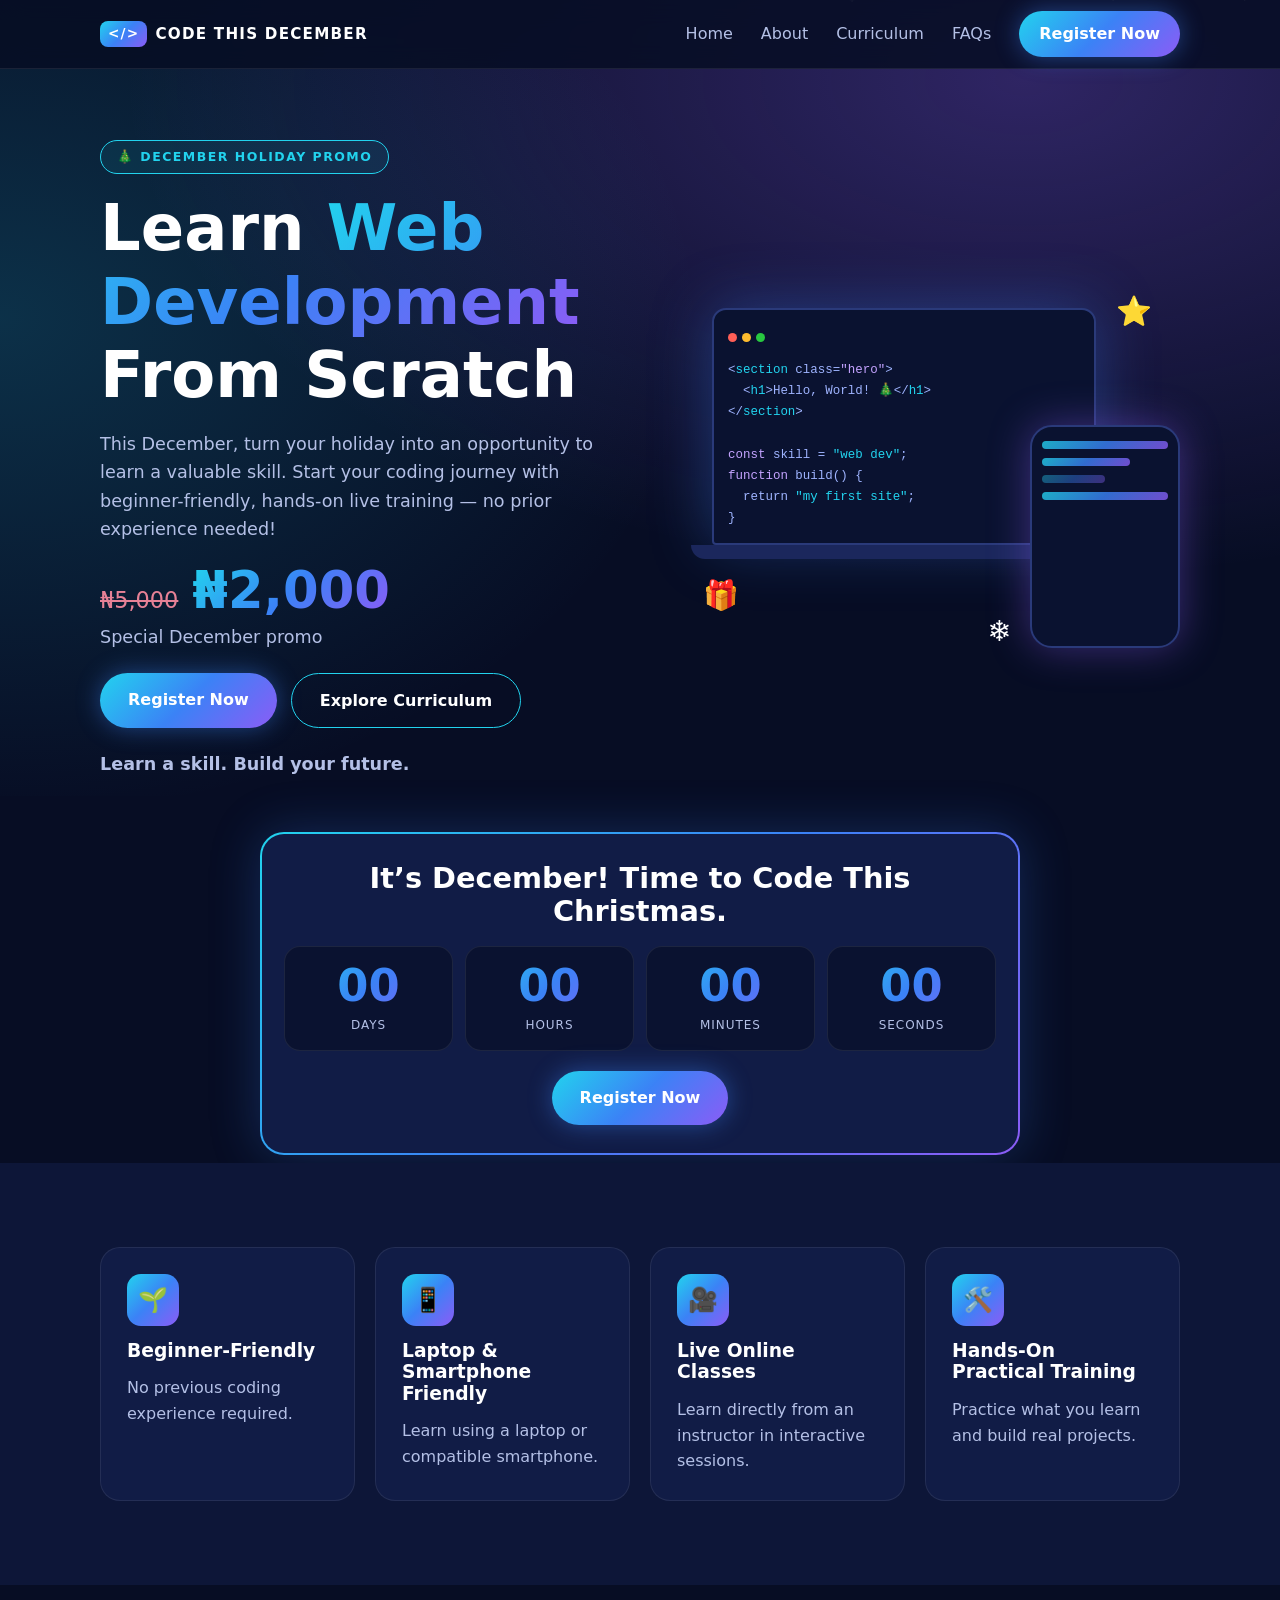
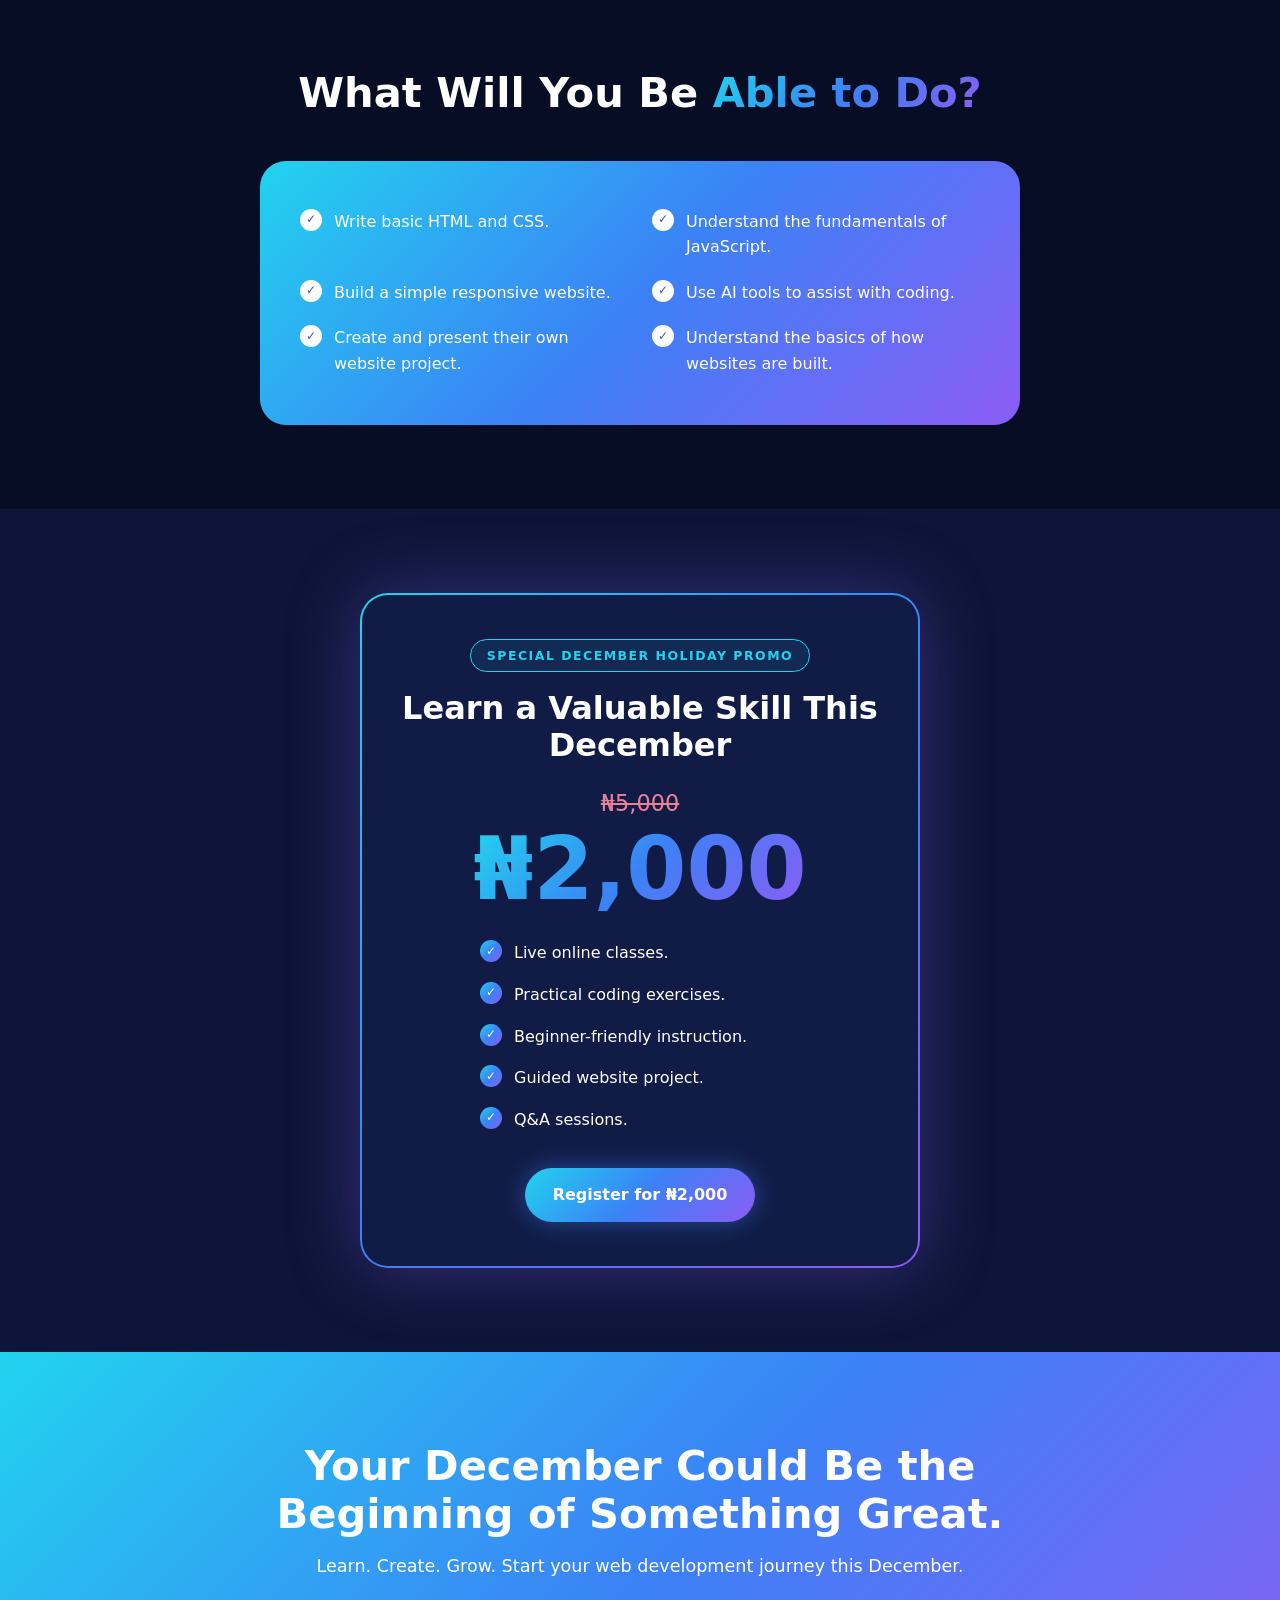
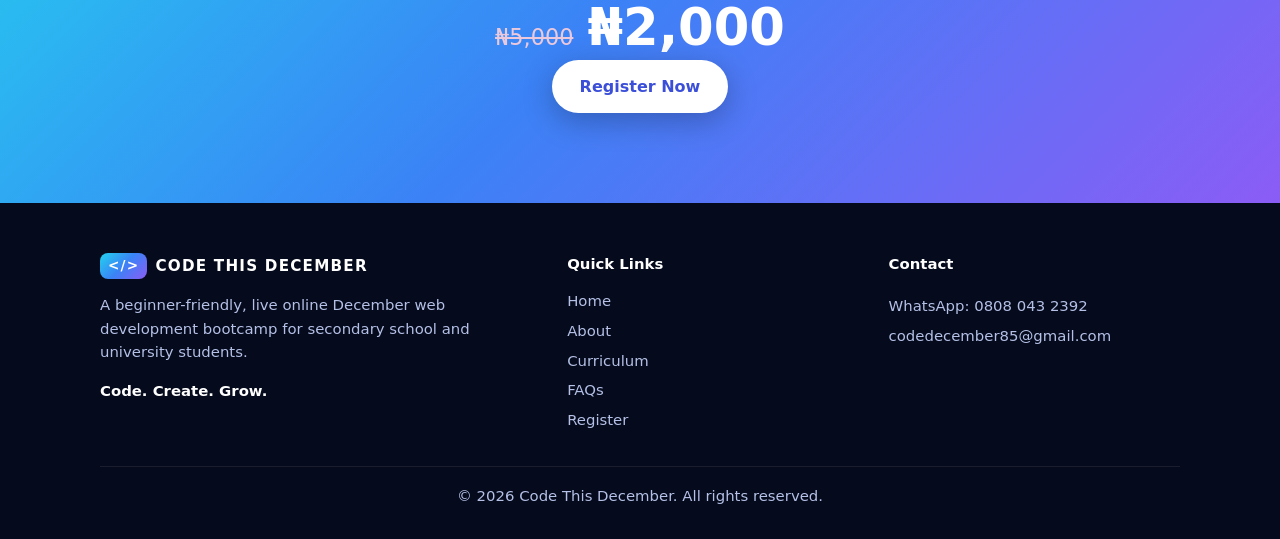
<file: index.html>
<!DOCTYPE html>
<html lang="en">
<head>
<meta charset="utf-8">
<meta name="viewport" content="width=device-width, initial-scale=1, viewport-fit=cover">
<title>Code This December — December Web Development Bootcamp</title>
<link rel="stylesheet" href="style.css">
</head>
<body>
<div class="snow" id="snow" aria-hidden="true"></div>
<nav><div class="wrap nav">
<a class="brand" href="index.html" aria-current="page"><i>&lt;/&gt;</i> CODE THIS DECEMBER</a>
<button class="burger" id="burger" aria-label="Toggle menu" aria-expanded="false">☰</button>
<div class="links" id="links"><a href="index.html">Home</a><a href="about.html">About</a><a href="curriculum.html">Curriculum</a><a href="faqs.html">FAQs</a><a class="btn" href="register.html">Register Now</a></div>
</div></nav>
<header class="hero" id="home"><div class="wrap hgrid">
<div>
<span class="badge">🎄 DECEMBER HOLIDAY PROMO</span>
<h1>Learn <span class="gt">Web Development</span> From Scratch</h1>
<p>This December, turn your holiday into an opportunity to learn a valuable skill. Start your coding journey with beginner-friendly, hands-on live training — no prior experience needed!</p>
<div class="price"><s>₦5,000</s><b class="gt">₦2,000</b></div>
<p class="cap">Special December promo</p>
<div class="ctas"><a class="btn" href="register.html">Register Now</a><a class="btn ghost" href="curriculum.html">Explore Curriculum</a></div>
<p class="tag">Learn a skill. Build your future.</p>
</div>
<div class="vis" aria-hidden="true">
<div class="laptop"><div class="dots"><span></span><span></span><span></span></div>
<code>&lt;<em>section</em> class=<strong>"hero"</strong>&gt;
  &lt;<em>h1</em>&gt;Hello, World! 🎄&lt;/<em>h1</em>&gt;
&lt;/<em>section</em>&gt;

<strong>const</strong> skill = <em>"web dev"</em>;
<strong>function</strong> build() {
  return <em>"my first site"</em>;
}</code></div>
<div class="phone"><div></div><div></div><div></div><div></div></div>
<span class="orn" style="right:6%;top:0">⭐</span><span class="orn" style="left:-2%;bottom:30px;animation-delay:1s">🎁</span><span class="orn" style="right:36%;bottom:-6px;animation-delay:2s">❄️</span>
</div>
</div></header>
<section class="cd" id="cd"><div class="wrap"><div class="cd-box rv">
<h2 id="cd-title" style="font-size:clamp(1.3rem,4vw,1.8rem);margin:0">Countdown to <span class="gt">December 1st</span></h2>
<div class="cd-grid" role="timer" aria-label="Time remaining until December 1st">
<div><b id="cd-d">00</b><small>Days</small></div><div><b id="cd-h">00</b><small>Hours</small></div><div><b id="cd-m">00</b><small>Minutes</small></div><div><b id="cd-s">00</b><small>Seconds</small></div>
</div>
<a class="btn" href="register.html" style="margin-top:20px">Register Now</a>
</div></div></section>
<section class="alt"><div class="wrap"><div class="grid4">
<div class="card rv"><div class="ic">🌱</div><h3>Beginner-Friendly</h3><p>No previous coding experience required.</p></div>
<div class="card rv"><div class="ic">📱</div><h3>Laptop &amp; Smartphone Friendly</h3><p>Learn using a laptop or compatible smartphone.</p></div>
<div class="card rv"><div class="ic">🎥</div><h3>Live Online Classes</h3><p>Learn directly from an instructor in interactive sessions.</p></div>
<div class="card rv"><div class="ic">🛠️</div><h3>Hands-On Practical Training</h3><p>Practice what you learn and build real projects.</p></div>
</div></div></section>
<section><div class="wrap"><h2>What Will You Be <span class="gt">Able to Do?</span></h2><p class="sub"></p>
<div class="ach rv"><ul class="chk"><li>Write basic HTML and CSS.</li><li>Understand the fundamentals of JavaScript.</li><li>Build a simple responsive website.</li><li>Use AI tools to assist with coding.</li><li>Create and present their own website project.</li><li>Understand the basics of how websites are built.</li></ul></div>
</div></section>
<section class="alt"><div class="wrap"><div class="pcard rv">
<span class="badge">SPECIAL DECEMBER HOLIDAY PROMO</span>
<h2 style="font-size:clamp(1.5rem,4vw,2rem)">Learn a Valuable Skill This December</h2>
<div class="price"><s>₦5,000</s></div>
<div class="price" style="margin-top:0"><b class="gt">₦2,000</b></div>
<ul class="chk"><li>Live online classes.</li><li>Practical coding exercises.</li><li>Beginner-friendly instruction.</li><li>Guided website project.</li><li>Q&amp;A sessions.</li></ul>
<a class="btn" href="register.html">Register for ₦2,000</a>
</div></div></section>
<section class="final"><div class="wrap">
<h2>Your December Could Be the Beginning of Something Great.</h2>
<p>Learn. Create. Grow. Start your web development journey this December.</p>
<div class="price"><s>₦5,000</s><b>₦2,000</b></div>
<a class="btn" href="register.html">Register Now</a>
</div></section>
<footer><div class="wrap"><div class="fg">
<div><div class="brand" style="color:#fff"><i>&lt;/&gt;</i> CODE THIS DECEMBER</div><p>A beginner-friendly, live online December web development bootcamp for secondary school and university students.</p><p style="color:#fff;font-weight:600">Code. Create. Grow.</p></div>
<div><h4>Quick Links</h4><a href="index.html">Home</a><a href="about.html">About</a><a href="curriculum.html">Curriculum</a><a href="faqs.html">FAQs</a><a href="register.html">Register</a></div>
<div><h4>Contact</h4><p><a href="https://wa.me/2348080432392" target="_blank" rel="noopener">WhatsApp: 0808 043 2392</a><a href="mailto:codedecember85@gmail.com">codedecember85@gmail.com</a></p></div>
</div><div class="copy">© 2026 Code This December. All rights reserved.</div></div></footer>
<script src="script.js" defer></script>
</body>
</html>
</file>
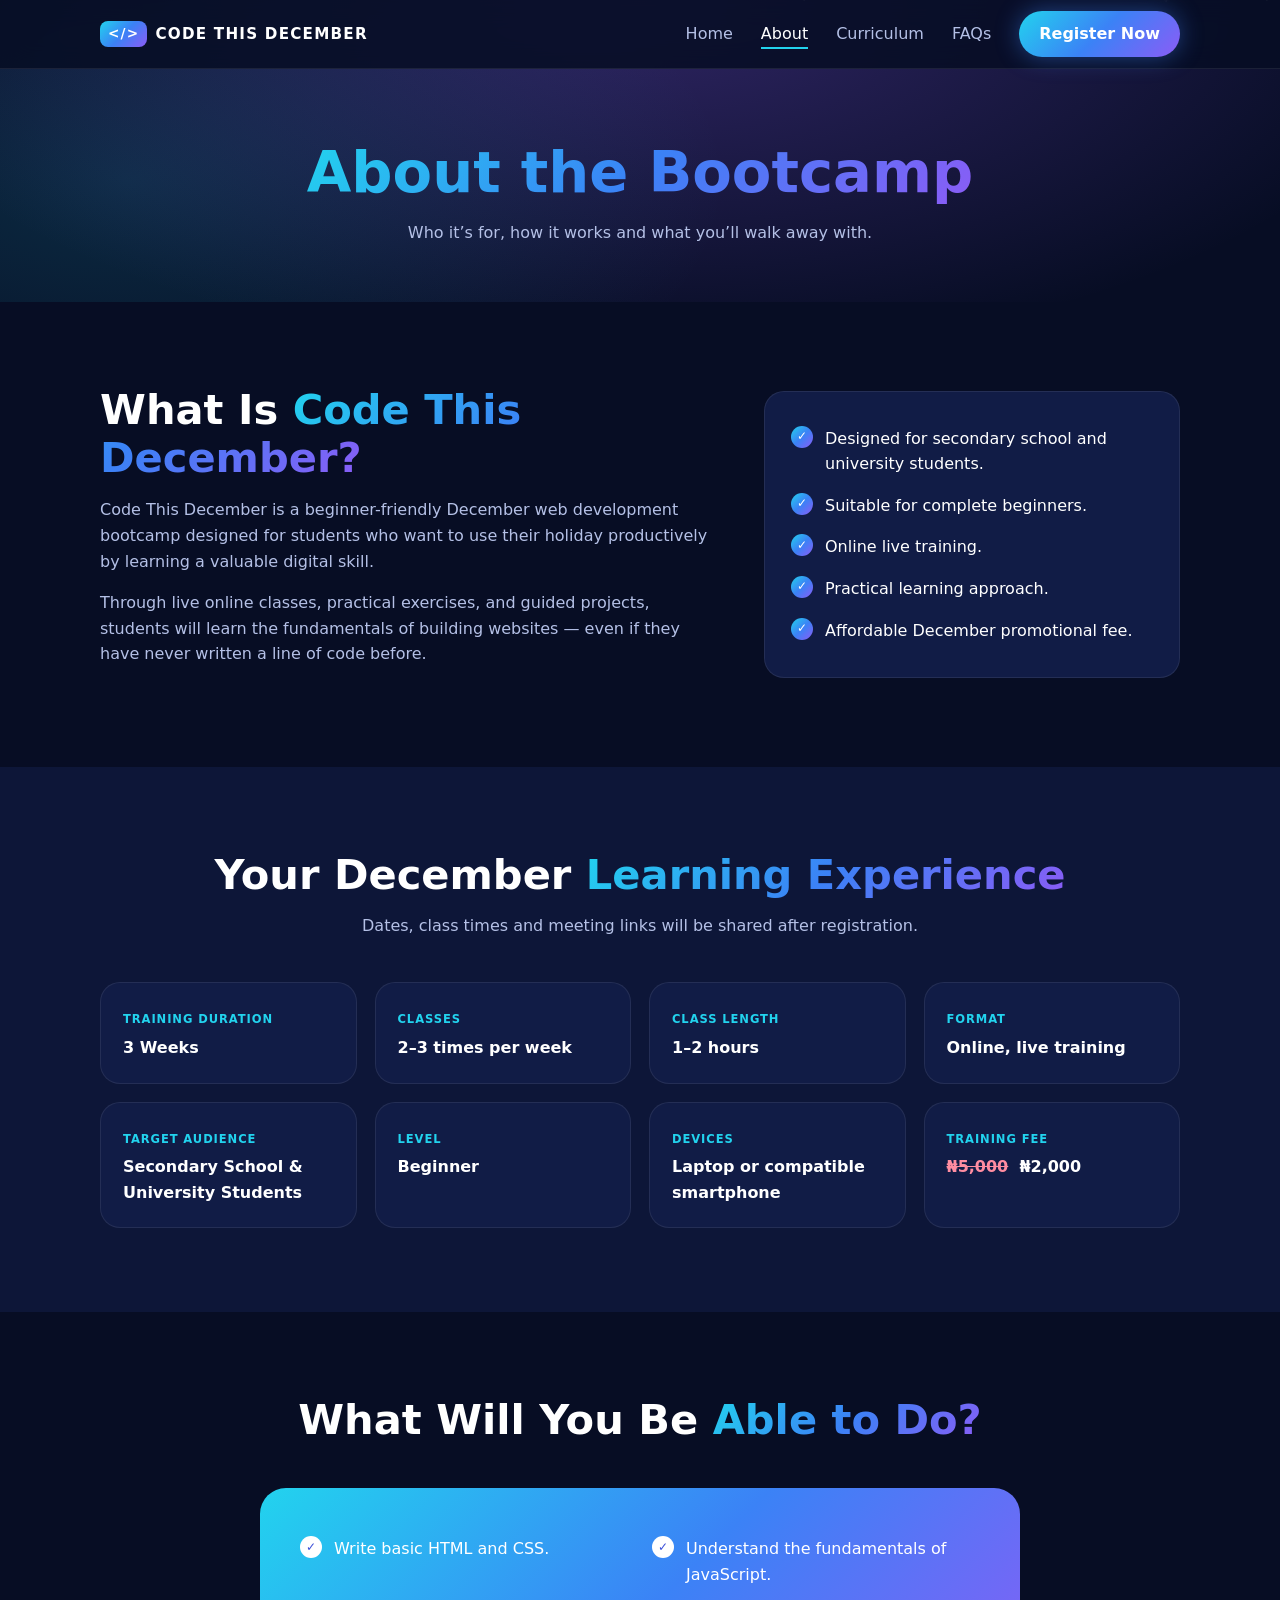
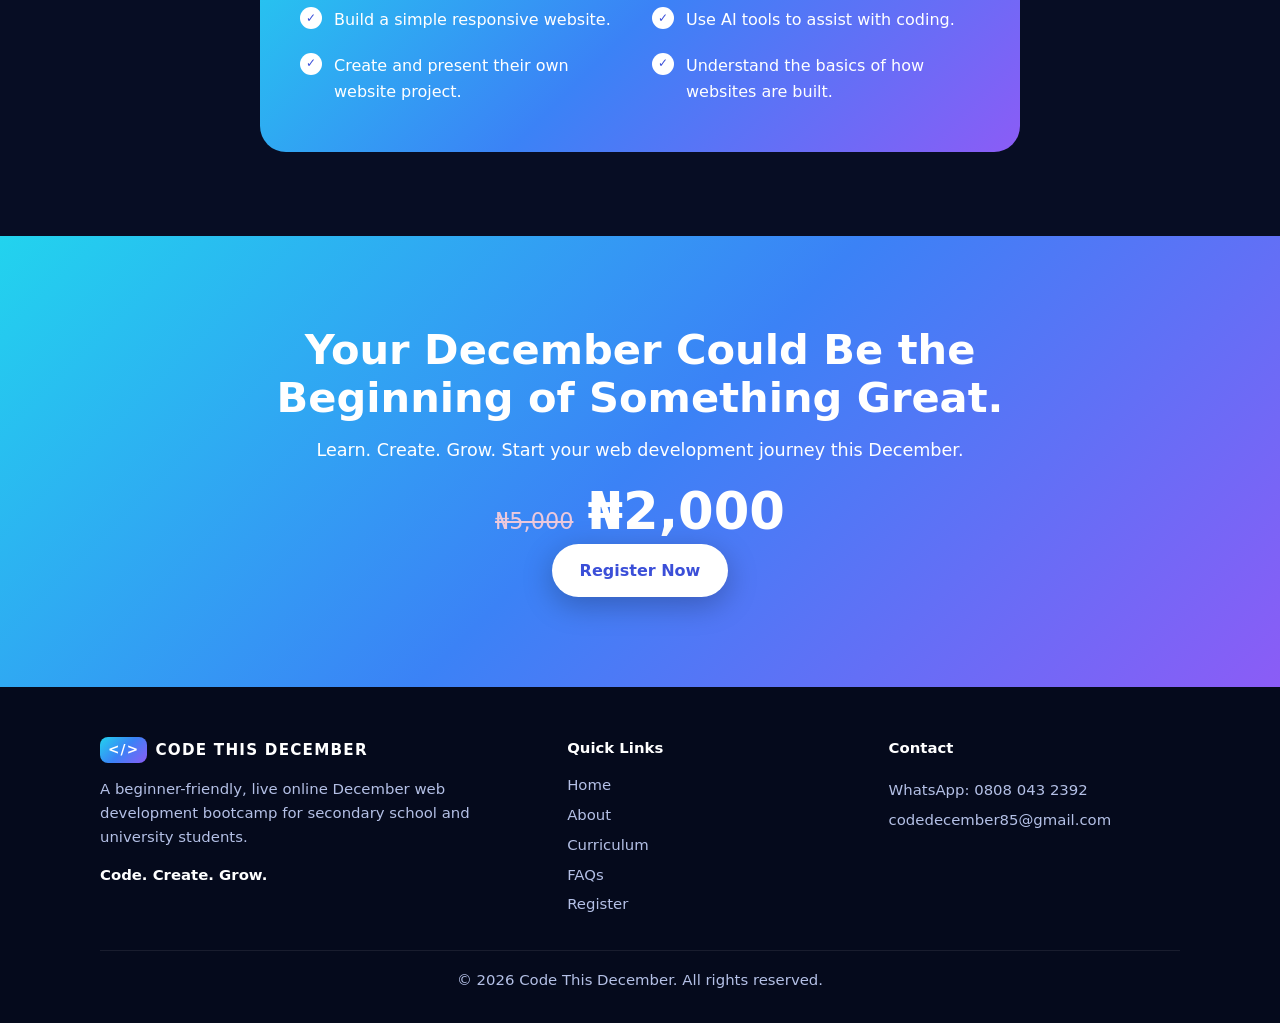
<file: about.html>
<!DOCTYPE html>
<html lang="en">
<head>
<meta charset="utf-8">
<meta name="viewport" content="width=device-width, initial-scale=1, viewport-fit=cover">
<title>About — Code This December</title>
<link rel="stylesheet" href="style.css">
</head>
<body>
<div class="snow" id="snow" aria-hidden="true"></div>
<nav><div class="wrap nav">
<a class="brand" href="index.html"><i>&lt;/&gt;</i> CODE THIS DECEMBER</a>
<button class="burger" id="burger" aria-label="Toggle menu" aria-expanded="false">☰</button>
<div class="links" id="links"><a href="index.html">Home</a><a href="about.html" aria-current="page">About</a><a href="curriculum.html">Curriculum</a><a href="faqs.html">FAQs</a><a class="btn" href="register.html">Register Now</a></div>
</div></nav>
<header class="page-head"><div class="wrap"><h1><span class="gt">About the Bootcamp</span></h1><p>Who it’s for, how it works and what you’ll walk away with.</p></div></header>
<section id="about"><div class="wrap about">
<div class="rv"><h2>What Is <span class="gt">Code This December?</span></h2>
<p>Code This December is a beginner-friendly December web development bootcamp designed for students who want to use their holiday productively by learning a valuable digital skill.</p>
<p>Through live online classes, practical exercises, and guided projects, students will learn the fundamentals of building websites — even if they have never written a line of code before.</p></div>
<div class="card rv"><ul class="chk"><li>Designed for secondary school and university students.</li><li>Suitable for complete beginners.</li><li>Online live training.</li><li>Practical learning approach.</li><li>Affordable December promotional fee.</li></ul></div>
</div></section>
<section class="alt"><div class="wrap"><h2>Your December <span class="gt">Learning Experience</span></h2><p class="sub">Dates, class times and meeting links will be shared after registration.</p>
<div class="det">
<div class="card rv"><small>Training Duration</small><p>3 Weeks</p></div>
<div class="card rv"><small>Classes</small><p>2–3 times per week</p></div>
<div class="card rv"><small>Class Length</small><p>1–2 hours</p></div>
<div class="card rv"><small>Format</small><p>Online, live training</p></div>
<div class="card rv"><small>Target Audience</small><p>Secondary School &amp; University Students</p></div>
<div class="card rv"><small>Level</small><p>Beginner</p></div>
<div class="card rv"><small>Devices</small><p>Laptop or compatible smartphone</p></div>
<div class="card rv"><small>Training Fee</small><p><s style="color:#ff8da1">₦5,000</s> &nbsp;₦2,000</p></div>
</div></div></section>
<section><div class="wrap"><h2>What Will You Be <span class="gt">Able to Do?</span></h2><p class="sub"></p>
<div class="ach rv"><ul class="chk"><li>Write basic HTML and CSS.</li><li>Understand the fundamentals of JavaScript.</li><li>Build a simple responsive website.</li><li>Use AI tools to assist with coding.</li><li>Create and present their own website project.</li><li>Understand the basics of how websites are built.</li></ul></div>
</div></section>
<section class="final"><div class="wrap">
<h2>Your December Could Be the Beginning of Something Great.</h2>
<p>Learn. Create. Grow. Start your web development journey this December.</p>
<div class="price"><s>₦5,000</s><b>₦2,000</b></div>
<a class="btn" href="register.html">Register Now</a>
</div></section>
<footer><div class="wrap"><div class="fg">
<div><div class="brand" style="color:#fff"><i>&lt;/&gt;</i> CODE THIS DECEMBER</div><p>A beginner-friendly, live online December web development bootcamp for secondary school and university students.</p><p style="color:#fff;font-weight:600">Code. Create. Grow.</p></div>
<div><h4>Quick Links</h4><a href="index.html">Home</a><a href="about.html">About</a><a href="curriculum.html">Curriculum</a><a href="faqs.html">FAQs</a><a href="register.html">Register</a></div>
<div><h4>Contact</h4><p><a href="https://wa.me/2348080432392" target="_blank" rel="noopener">WhatsApp: 0808 043 2392</a><a href="mailto:codedecember85@gmail.com">codedecember85@gmail.com</a></p></div>
</div><div class="copy">© 2026 Code This December. All rights reserved.</div></div></footer>
<script src="script.js" defer></script>
</body>
</html>
</file>
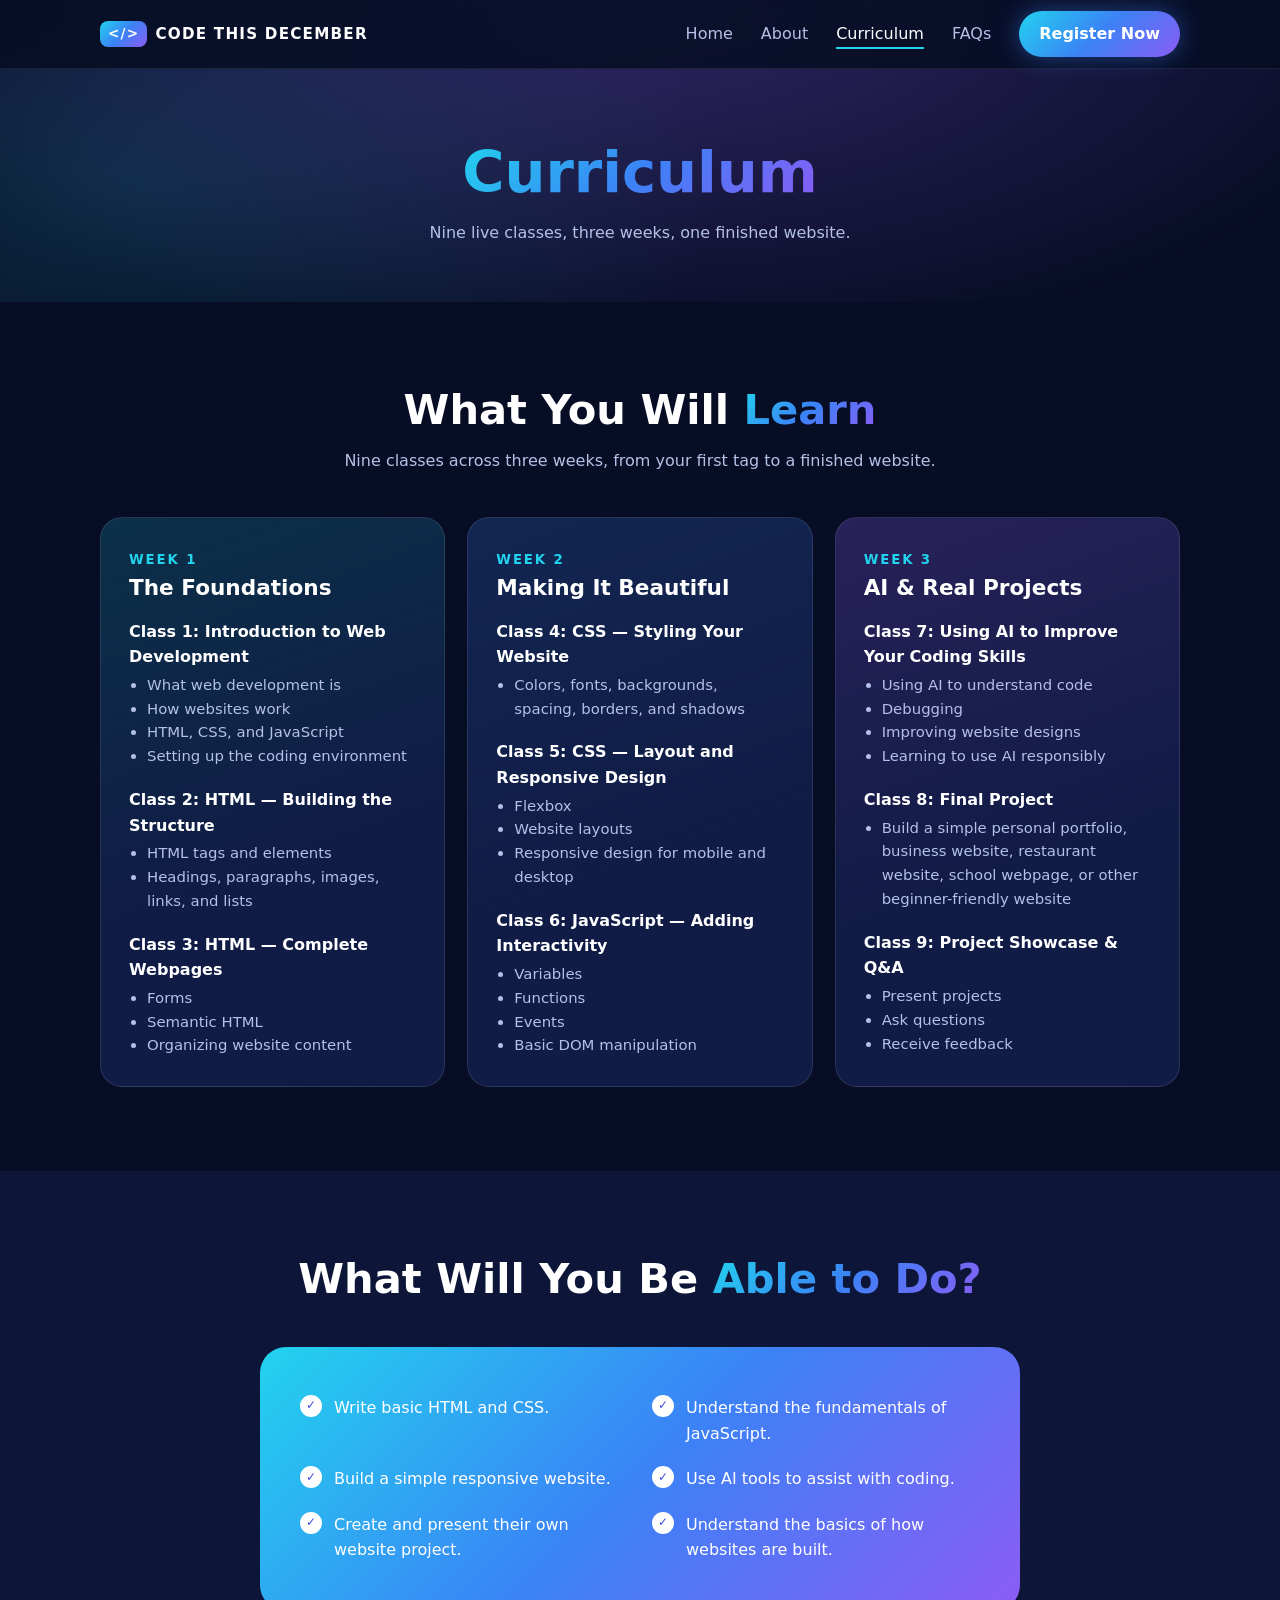
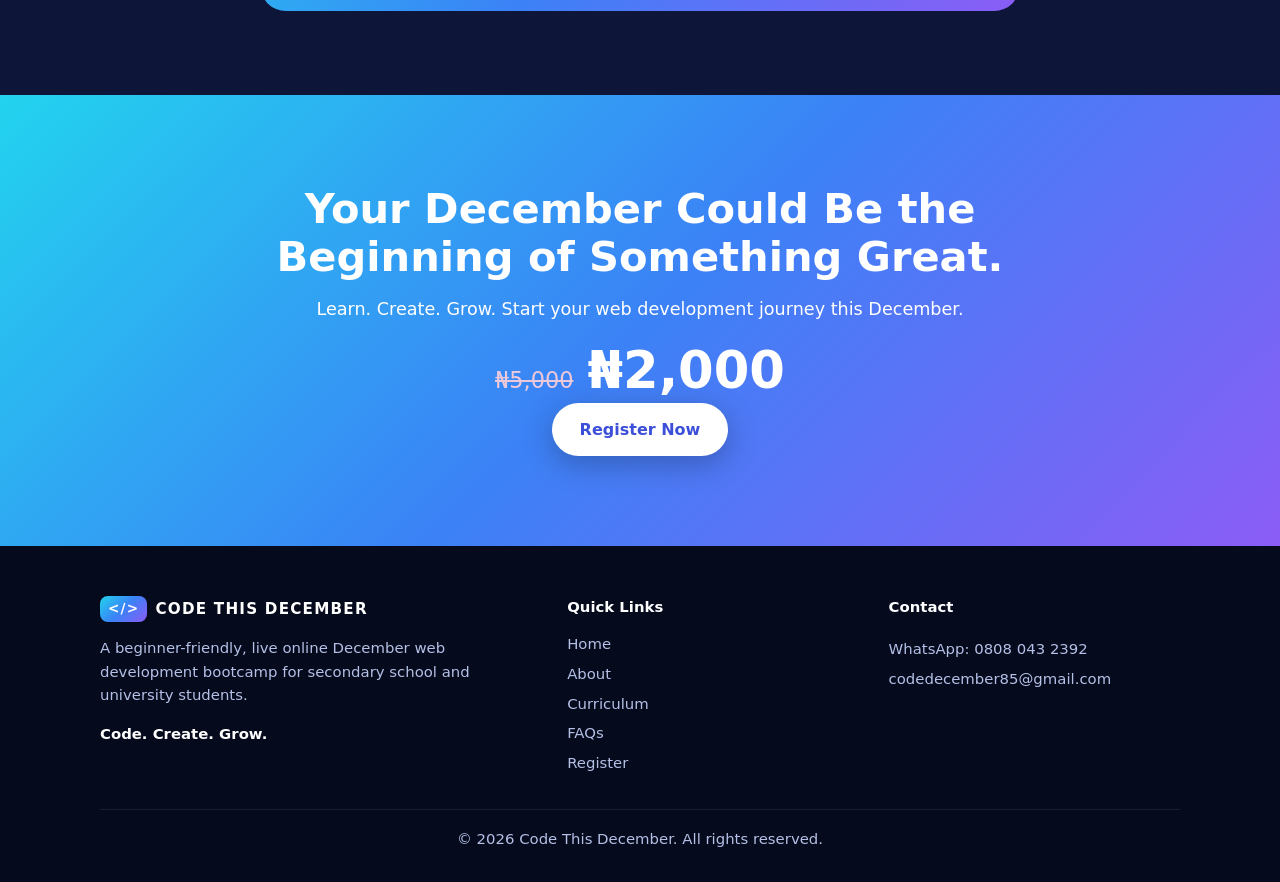
<file: curriculum.html>
<!DOCTYPE html>
<html lang="en">
<head>
<meta charset="utf-8">
<meta name="viewport" content="width=device-width, initial-scale=1, viewport-fit=cover">
<title>Curriculum — Code This December</title>
<link rel="stylesheet" href="style.css">
</head>
<body>
<div class="snow" id="snow" aria-hidden="true"></div>
<nav><div class="wrap nav">
<a class="brand" href="index.html"><i>&lt;/&gt;</i> CODE THIS DECEMBER</a>
<button class="burger" id="burger" aria-label="Toggle menu" aria-expanded="false">☰</button>
<div class="links" id="links"><a href="index.html">Home</a><a href="about.html">About</a><a href="curriculum.html" aria-current="page">Curriculum</a><a href="faqs.html">FAQs</a><a class="btn" href="register.html">Register Now</a></div>
</div></nav>
<header class="page-head"><div class="wrap"><h1><span class="gt">Curriculum</span></h1><p>Nine live classes, three weeks, one finished website.</p></div></header>
<section id="curriculum"><div class="wrap">
<h2>What You Will <span class="gt">Learn</span></h2><p class="sub">Nine classes across three weeks, from your first tag to a finished website.</p>
<div class="grid3">
<div class="week w1 rv"><small>WEEK 1</small><h3>The Foundations</h3>
<h4>Class 1: Introduction to Web Development</h4><ul><li>What web development is</li><li>How websites work</li><li>HTML, CSS, and JavaScript</li><li>Setting up the coding environment</li></ul>
<h4>Class 2: HTML — Building the Structure</h4><ul><li>HTML tags and elements</li><li>Headings, paragraphs, images, links, and lists</li></ul>
<h4>Class 3: HTML — Complete Webpages</h4><ul><li>Forms</li><li>Semantic HTML</li><li>Organizing website content</li></ul></div>
<div class="week w2 rv"><small>WEEK 2</small><h3>Making It Beautiful</h3>
<h4>Class 4: CSS — Styling Your Website</h4><ul><li>Colors, fonts, backgrounds, spacing, borders, and shadows</li></ul>
<h4>Class 5: CSS — Layout and Responsive Design</h4><ul><li>Flexbox</li><li>Website layouts</li><li>Responsive design for mobile and desktop</li></ul>
<h4>Class 6: JavaScript — Adding Interactivity</h4><ul><li>Variables</li><li>Functions</li><li>Events</li><li>Basic DOM manipulation</li></ul></div>
<div class="week w3 rv"><small>WEEK 3</small><h3>AI &amp; Real Projects</h3>
<h4>Class 7: Using AI to Improve Your Coding Skills</h4><ul><li>Using AI to understand code</li><li>Debugging</li><li>Improving website designs</li><li>Learning to use AI responsibly</li></ul>
<h4>Class 8: Final Project</h4><ul><li>Build a simple personal portfolio, business website, restaurant website, school webpage, or other beginner-friendly website</li></ul>
<h4>Class 9: Project Showcase &amp; Q&amp;A</h4><ul><li>Present projects</li><li>Ask questions</li><li>Receive feedback</li></ul></div>
</div></div></section>
<section class="alt"><div class="wrap"><h2>What Will You Be <span class="gt">Able to Do?</span></h2><p class="sub"></p>
<div class="ach rv"><ul class="chk"><li>Write basic HTML and CSS.</li><li>Understand the fundamentals of JavaScript.</li><li>Build a simple responsive website.</li><li>Use AI tools to assist with coding.</li><li>Create and present their own website project.</li><li>Understand the basics of how websites are built.</li></ul></div>
</div></section>
<section class="final"><div class="wrap">
<h2>Your December Could Be the Beginning of Something Great.</h2>
<p>Learn. Create. Grow. Start your web development journey this December.</p>
<div class="price"><s>₦5,000</s><b>₦2,000</b></div>
<a class="btn" href="register.html">Register Now</a>
</div></section>
<footer><div class="wrap"><div class="fg">
<div><div class="brand" style="color:#fff"><i>&lt;/&gt;</i> CODE THIS DECEMBER</div><p>A beginner-friendly, live online December web development bootcamp for secondary school and university students.</p><p style="color:#fff;font-weight:600">Code. Create. Grow.</p></div>
<div><h4>Quick Links</h4><a href="index.html">Home</a><a href="about.html">About</a><a href="curriculum.html">Curriculum</a><a href="faqs.html">FAQs</a><a href="register.html">Register</a></div>
<div><h4>Contact</h4><p><a href="https://wa.me/2348080432392" target="_blank" rel="noopener">WhatsApp: 0808 043 2392</a><a href="mailto:codedecember85@gmail.com">codedecember85@gmail.com</a></p></div>
</div><div class="copy">© 2026 Code This December. All rights reserved.</div></div></footer>
<script src="script.js" defer></script>
</body>
</html>
</file>
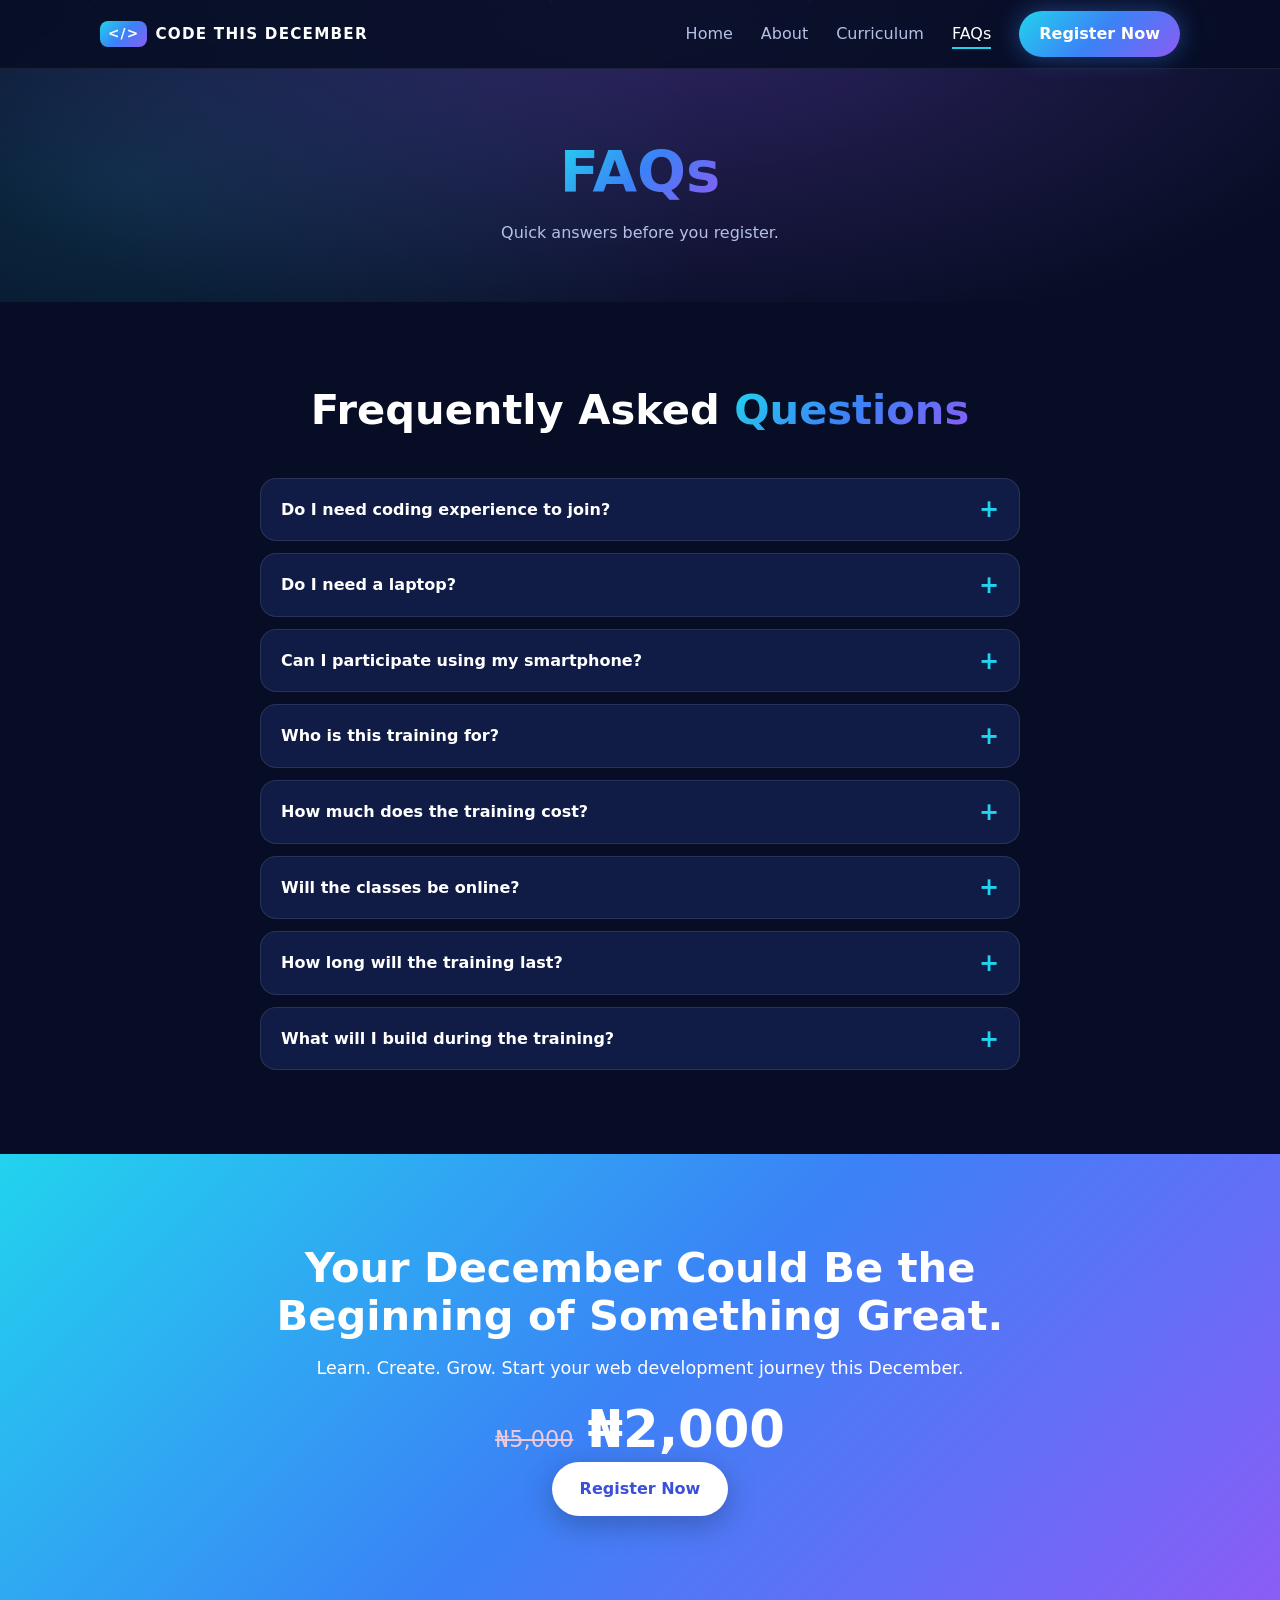
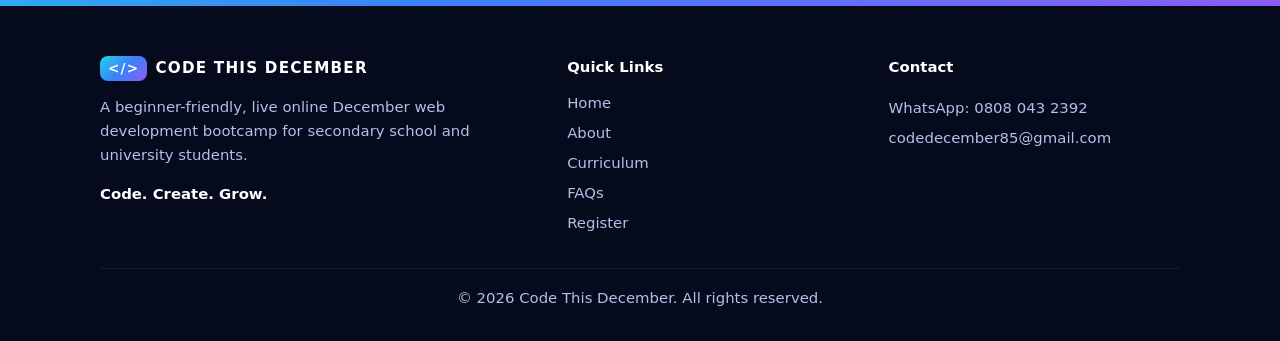
<file: faqs.html>
<!DOCTYPE html>
<html lang="en">
<head>
<meta charset="utf-8">
<meta name="viewport" content="width=device-width, initial-scale=1, viewport-fit=cover">
<title>FAQs — Code This December</title>
<link rel="stylesheet" href="style.css">
</head>
<body>
<div class="snow" id="snow" aria-hidden="true"></div>
<nav><div class="wrap nav">
<a class="brand" href="index.html"><i>&lt;/&gt;</i> CODE THIS DECEMBER</a>
<button class="burger" id="burger" aria-label="Toggle menu" aria-expanded="false">☰</button>
<div class="links" id="links"><a href="index.html">Home</a><a href="about.html">About</a><a href="curriculum.html">Curriculum</a><a href="faqs.html" aria-current="page">FAQs</a><a class="btn" href="register.html">Register Now</a></div>
</div></nav>
<header class="page-head"><div class="wrap"><h1><span class="gt">FAQs</span></h1><p>Quick answers before you register.</p></div></header>
<section id="faqs"><div class="wrap"><h2>Frequently Asked <span class="gt">Questions</span></h2><p class="sub"></p>
<div class="faq" id="faq"></div></div></section>
<section class="final"><div class="wrap">
<h2>Your December Could Be the Beginning of Something Great.</h2>
<p>Learn. Create. Grow. Start your web development journey this December.</p>
<div class="price"><s>₦5,000</s><b>₦2,000</b></div>
<a class="btn" href="register.html">Register Now</a>
</div></section>
<footer><div class="wrap"><div class="fg">
<div><div class="brand" style="color:#fff"><i>&lt;/&gt;</i> CODE THIS DECEMBER</div><p>A beginner-friendly, live online December web development bootcamp for secondary school and university students.</p><p style="color:#fff;font-weight:600">Code. Create. Grow.</p></div>
<div><h4>Quick Links</h4><a href="index.html">Home</a><a href="about.html">About</a><a href="curriculum.html">Curriculum</a><a href="faqs.html">FAQs</a><a href="register.html">Register</a></div>
<div><h4>Contact</h4><p><a href="https://wa.me/2348080432392" target="_blank" rel="noopener">WhatsApp: 0808 043 2392</a><a href="mailto:codedecember85@gmail.com">codedecember85@gmail.com</a></p></div>
</div><div class="copy">© 2026 Code This December. All rights reserved.</div></div></footer>
<script src="script.js" defer></script>
</body>
</html>
</file>
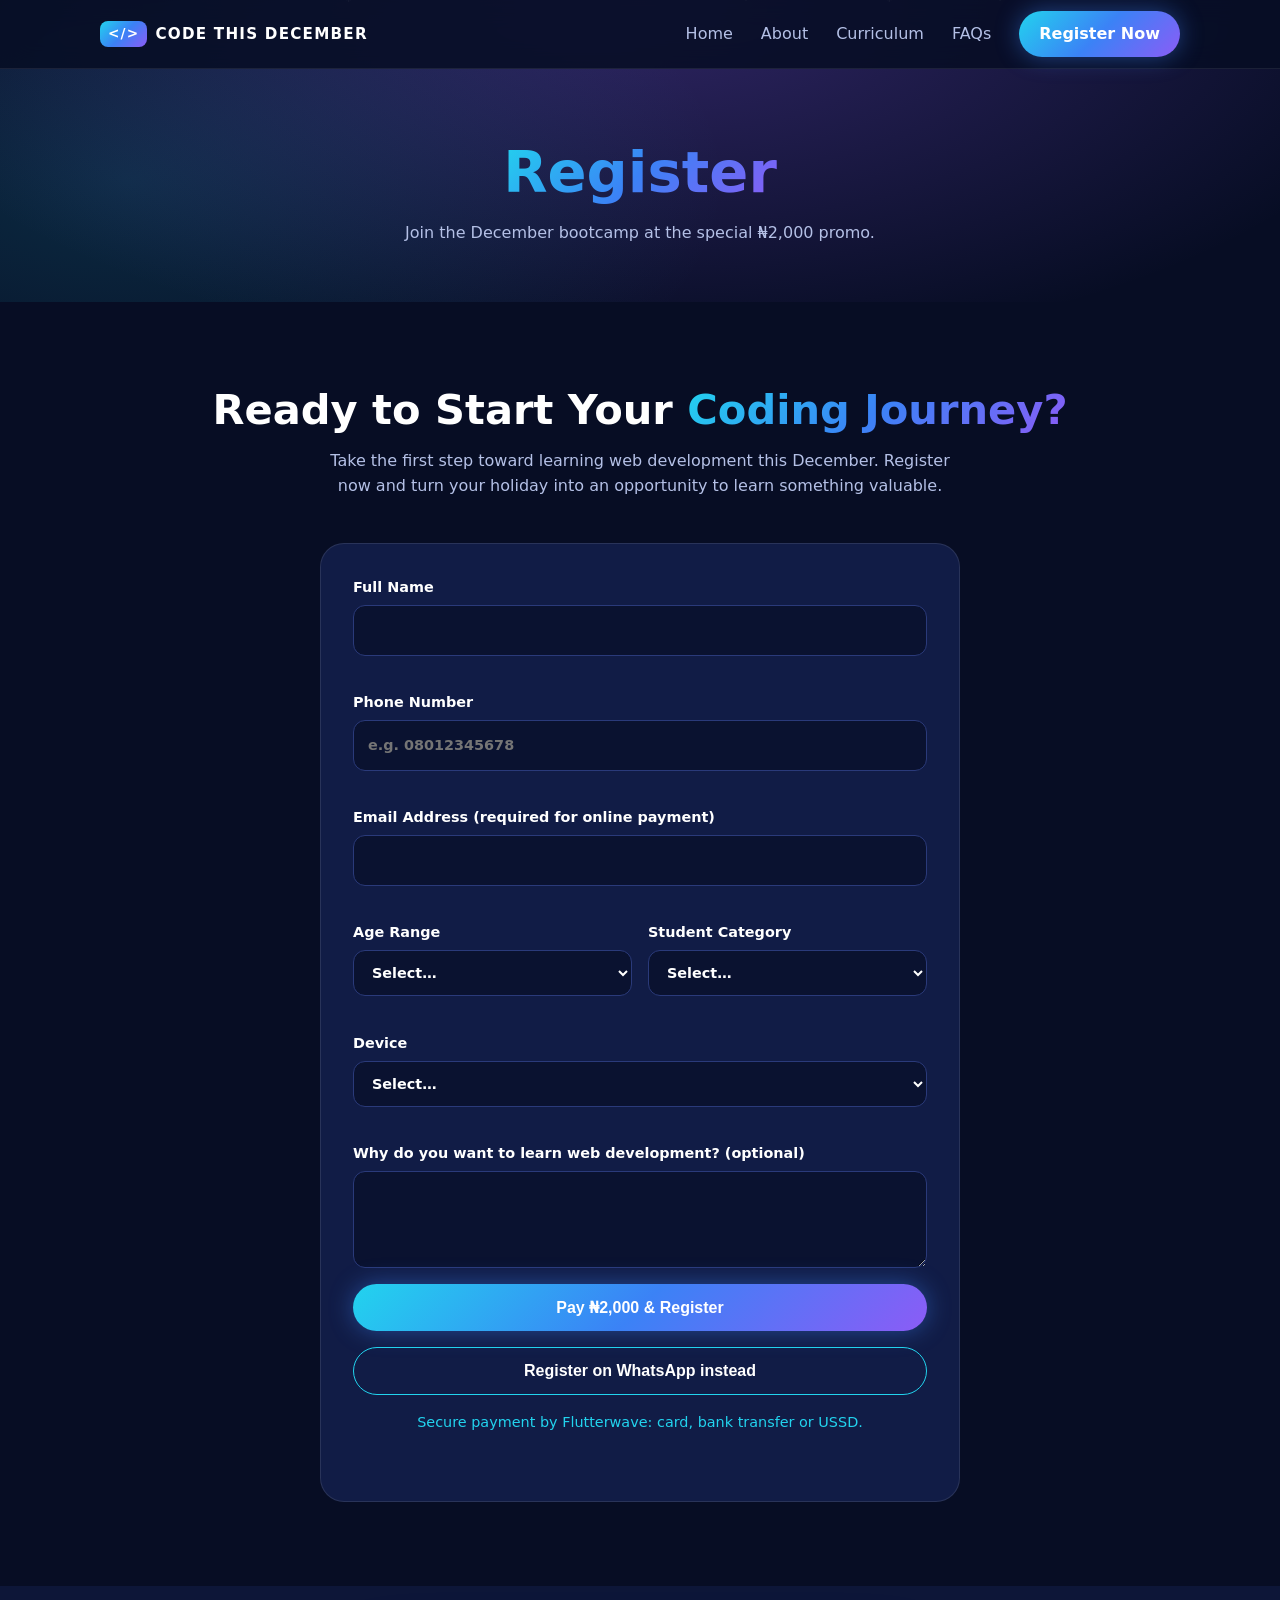
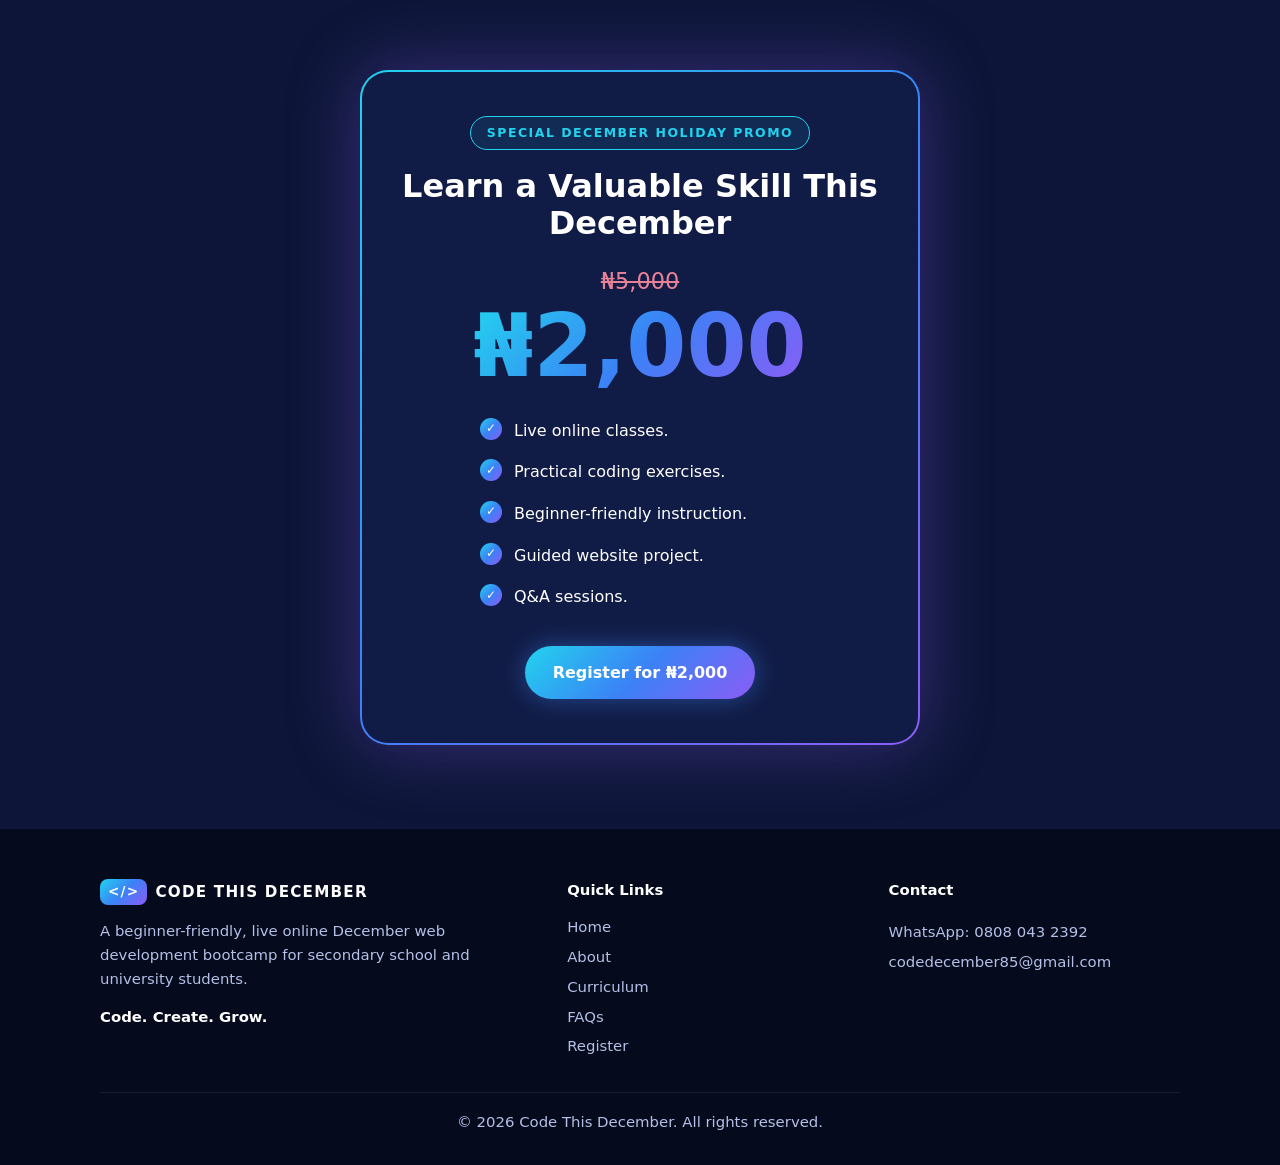
<file: register.html>
<!DOCTYPE html>
<html lang="en">
<head>
<meta charset="utf-8">
<meta name="viewport" content="width=device-width, initial-scale=1, viewport-fit=cover">
<title>Register — Code This December</title>
<link rel="stylesheet" href="style.css">
</head>
<body>
<div class="snow" id="snow" aria-hidden="true"></div>
<nav><div class="wrap nav">
<a class="brand" href="index.html"><i>&lt;/&gt;</i> CODE THIS DECEMBER</a>
<button class="burger" id="burger" aria-label="Toggle menu" aria-expanded="false">☰</button>
<div class="links" id="links"><a href="index.html">Home</a><a href="about.html">About</a><a href="curriculum.html">Curriculum</a><a href="faqs.html">FAQs</a><a class="btn" href="register.html" aria-current="page">Register Now</a></div>
</div></nav>
<header class="page-head"><div class="wrap"><h1><span class="gt">Register</span></h1><p>Join the December bootcamp at the special ₦2,000 promo.</p></div></header>
<section id="register"><div class="wrap">
<h2>Ready to Start Your <span class="gt">Coding Journey?</span></h2>
<p class="sub">Take the first step toward learning web development this December. Register now and turn your holiday into an opportunity to learn something valuable.</p>
<form id="form" novalidate>
<label>Full Name<input name="name" required autocomplete="name"><span class="err"></span></label>
<label>Phone Number<input name="phone" type="tel" required autocomplete="tel" placeholder="e.g. 08012345678"><span class="err"></span></label>
<label>Email Address (required for online payment)<input name="email" type="email" autocomplete="email"><span class="err"></span></label>
<div class="row">
<label>Age Range<select name="age" required><option value="">Select…</option><option>Under 13</option><option>13–15</option><option>16–18</option><option>19–22</option><option>23 and above</option></select><span class="err"></span></label>
<label>Student Category<select name="cat" required><option value="">Select…</option><option>Secondary School</option><option>University</option></select><span class="err"></span></label>
</div>
<label>Device<select name="device" required><option value="">Select…</option><option>Laptop</option><option>Smartphone</option></select><span class="err"></span></label>
<label>Why do you want to learn web development? (optional)<textarea name="why" rows="3"></textarea></label>
<button class="btn" type="submit" id="payBtn">Pay ₦2,000 &amp; Register</button>
<button class="btn ghost" type="button" id="waBtn">Register on WhatsApp instead</button>
<p class="cap" style="text-align:center;margin:0">Secure payment by Flutterwave: card, bank transfer or USSD.</p>
<p id="msg" role="status"></p>
</form></div></section>
<section class="alt"><div class="wrap"><div class="pcard rv">
<span class="badge">SPECIAL DECEMBER HOLIDAY PROMO</span>
<h2 style="font-size:clamp(1.5rem,4vw,2rem)">Learn a Valuable Skill This December</h2>
<div class="price"><s>₦5,000</s></div>
<div class="price" style="margin-top:0"><b class="gt">₦2,000</b></div>
<ul class="chk"><li>Live online classes.</li><li>Practical coding exercises.</li><li>Beginner-friendly instruction.</li><li>Guided website project.</li><li>Q&amp;A sessions.</li></ul>
<a class="btn" href="register.html">Register for ₦2,000</a>
</div></div></section>
<footer><div class="wrap"><div class="fg">
<div><div class="brand" style="color:#fff"><i>&lt;/&gt;</i> CODE THIS DECEMBER</div><p>A beginner-friendly, live online December web development bootcamp for secondary school and university students.</p><p style="color:#fff;font-weight:600">Code. Create. Grow.</p></div>
<div><h4>Quick Links</h4><a href="index.html">Home</a><a href="about.html">About</a><a href="curriculum.html">Curriculum</a><a href="faqs.html">FAQs</a><a href="register.html">Register</a></div>
<div><h4>Contact</h4><p><a href="https://wa.me/2348080432392" target="_blank" rel="noopener">WhatsApp: 0808 043 2392</a><a href="mailto:codedecember85@gmail.com">codedecember85@gmail.com</a></p></div>
</div><div class="copy">© 2026 Code This December. All rights reserved.</div></div></footer>
<script src="script.js" defer></script>
</body>
</html>
</file>
<file: style.css>
:root{--bg:#070d24;--bg2:#0d1638;--card:#111c46;--text:#fff;--muted:#b4c0e6;--cyan:#22d3ee;--blue:#3b82f6;--purple:#8b5cf6;--grad:linear-gradient(135deg,#22d3ee,#3b82f6 50%,#8b5cf6);color-scheme:dark;box-sizing:border-box;padding-top:env(safe-area-inset-top,0px);padding-bottom:env(safe-area-inset-bottom,0px)}
*,*::before,*::after{box-sizing:inherit}
html{scroll-behavior:smooth;scroll-padding-top:calc(76px + env(safe-area-inset-top,0px))}
body{margin:0;background:var(--bg);color:var(--text);font-family:system-ui,-apple-system,"Segoe UI",Roboto,Helvetica,Arial,sans-serif;line-height:1.6;overflow-x:hidden}
body::before{content:"";position:fixed;inset:0 0 auto;height:env(safe-area-inset-top,0px);background:rgba(7,13,36,.9);z-index:60}
a{color:inherit;text-decoration:none}
.wrap{max-width:1120px;margin:0 auto;padding:0 20px}
section{padding:84px 0;position:relative}
h1,h2,h3{line-height:1.15;margin:0 0 14px}
h2{font-size:clamp(1.8rem,4vw,2.6rem);text-align:center}
.sub{text-align:center;color:var(--muted);max-width:640px;margin:0 auto 44px}
.gt{background:var(--grad);-webkit-background-clip:text;background-clip:text;color:transparent}
.btn{display:inline-block;padding:14px 28px;border-radius:999px;font-weight:700;border:0;cursor:pointer;font-size:1rem;color:#fff;background:var(--grad);box-shadow:0 0 24px rgba(59,130,246,.45);transition:transform .2s,box-shadow .2s}
.btn:hover{transform:translateY(-3px);box-shadow:0 0 38px rgba(34,211,238,.6)}
.btn.ghost{background:transparent;border:1.5px solid var(--cyan);box-shadow:none}
.btn.ghost:hover{background:rgba(34,211,238,.12)}
:focus-visible{outline:3px solid var(--cyan);outline-offset:3px}
nav{position:fixed;top:env(safe-area-inset-top,0px);left:0;right:0;z-index:50;background:rgba(7,13,36,.85);backdrop-filter:blur(12px);border-bottom:1px solid rgba(255,255,255,.08)}
.nav{display:flex;align-items:center;justify-content:space-between;height:68px}
.brand{font-weight:800;letter-spacing:.08em;font-size:.95rem;display:flex;gap:8px;align-items:center}
.brand i{font-style:normal;background:var(--grad);border-radius:8px;padding:2px 8px;font-size:.85rem}
.links{display:flex;gap:28px;align-items:center}
.links a:not(.btn){color:var(--muted);font-weight:500}.links a:not(.btn):hover{color:#fff}
.links .btn{padding:10px 20px}
.burger{display:none;background:none;border:0;color:#fff;font-size:1.7rem;cursor:pointer}
.hero{padding-top:140px;overflow:hidden;background:radial-gradient(900px 500px at 80% 10%,rgba(139,92,246,.3),transparent),radial-gradient(700px 500px at 0% 40%,rgba(34,211,238,.18),transparent)}
.hgrid{display:grid;grid-template-columns:1.1fr .9fr;gap:40px;align-items:center}
.badge{display:inline-block;padding:6px 16px;border-radius:999px;border:1px solid var(--cyan);color:var(--cyan);font-size:.78rem;font-weight:700;letter-spacing:.12em;margin-bottom:18px;background:rgba(34,211,238,.08)}
.hero h1{font-size:clamp(2.3rem,6vw,4rem)}
.hero p{color:var(--muted);font-size:1.1rem;max-width:520px}
.price{display:flex;align-items:baseline;gap:14px;margin:22px 0 4px;flex-wrap:wrap}
.price s{color:#ff8da1;font-size:1.4rem;opacity:.9}
.price b{font-size:3.2rem;line-height:1}
.cap{color:var(--cyan);font-size:.9rem;margin:0 0 22px}
.ctas{display:flex;gap:14px;flex-wrap:wrap}
.tag{margin-top:22px;font-weight:600;color:var(--muted)}
.vis{position:relative;height:360px}
.laptop{position:absolute;left:0;top:20px;width:82%;background:#0a1230;border:2px solid #2a3a7a;border-radius:14px 14px 4px 4px;padding:14px;box-shadow:0 0 60px rgba(59,130,246,.35);animation:fl 6s ease-in-out infinite}
.laptop::after{content:"";position:absolute;left:-6%;right:-6%;bottom:-16px;height:14px;background:#1b275c;border-radius:0 0 18px 18px}
.dots span{display:inline-block;width:9px;height:9px;border-radius:50%;margin-right:5px;background:#ff5f57}.dots span:nth-child(2){background:#febc2e}.dots span:nth-child(3){background:#28c840}
code{display:block;font:.78rem/1.7 ui-monospace,Menlo,Consolas,monospace;color:#9fb4ff;margin-top:10px;white-space:pre-wrap}
code em{color:var(--cyan);font-style:normal}code strong{color:#c4a3ff;font-weight:400}
.phone{position:absolute;right:0;bottom:0;width:32%;height:62%;background:#0a1230;border:2px solid #2a3a7a;border-radius:22px;padding:14px 10px;box-shadow:0 0 40px rgba(139,92,246,.4);animation:fl 5s ease-in-out infinite reverse}
.phone div{height:8px;border-radius:4px;background:var(--grad);margin-bottom:9px;opacity:.8}.phone div:nth-child(2){width:70%}.phone div:nth-child(3){width:50%;opacity:.4}
.orn{position:absolute;font-size:1.8rem;animation:fl 4s ease-in-out infinite}
@keyframes fl{50%{transform:translateY(-12px)}}
.snow{position:fixed;inset:0;pointer-events:none;z-index:1;overflow:hidden}
.snow span{position:absolute;top:-20px;color:#fff;opacity:.6;animation:fall linear infinite}
@keyframes fall{to{transform:translateY(105vh) translateX(30px)}}
.grid4{display:grid;grid-template-columns:repeat(4,1fr);gap:20px}
.card{background:var(--card);border:1px solid rgba(255,255,255,.08);border-radius:20px;padding:26px;transition:transform .25s,border-color .25s,box-shadow .25s}
.card:hover{transform:translateY(-6px);border-color:var(--cyan);box-shadow:0 12px 40px rgba(34,211,238,.15)}
.ic{width:52px;height:52px;border-radius:14px;display:grid;place-items:center;font-size:1.5rem;background:var(--grad);margin-bottom:14px}
.card p{color:var(--muted);margin:0}
.alt{background:var(--bg2)}
.about{display:grid;grid-template-columns:1.2fr .8fr;gap:40px;align-items:center}
.about h2{text-align:left}.about p{color:var(--muted)}
.chk{list-style:none;padding:0;margin:0}
.chk li{padding:8px 0 8px 34px;position:relative}
.chk li::before{content:"✓";position:absolute;left:0;top:8px;width:22px;height:22px;border-radius:50%;background:var(--grad);display:grid;place-items:center;font-size:.75rem;font-weight:800}
.grid3{display:grid;grid-template-columns:repeat(3,1fr);gap:22px}
.week{border-radius:22px;padding:28px;border:1px solid rgba(255,255,255,.1)}
.w1{background:linear-gradient(160deg,rgba(34,211,238,.18),var(--card) 60%)}
.w2{background:linear-gradient(160deg,rgba(59,130,246,.22),var(--card) 60%)}
.w3{background:linear-gradient(160deg,rgba(139,92,246,.26),var(--card) 60%)}
.week small{letter-spacing:.14em;font-weight:700;color:var(--cyan)}
.week h3{font-size:1.35rem;margin-top:4px}
.week h4{margin:18px 0 4px;font-size:1rem}
.week ul{margin:0;padding-left:18px;color:var(--muted);font-size:.93rem}
.ach{background:var(--grad);border-radius:26px;padding:40px;max-width:760px;margin:0 auto}
.ach .chk{display:grid;grid-template-columns:1fr 1fr;gap:4px 24px}
.ach .chk li::before{background:#fff;color:#3b4fd8}
.det{display:grid;grid-template-columns:repeat(4,1fr);gap:18px}
.det .card{padding:22px}.det small{color:var(--cyan);font-weight:700;letter-spacing:.08em;font-size:.72rem;text-transform:uppercase}.det p{margin:4px 0 0;font-weight:600;color:#fff}
.pcard{max-width:560px;margin:0 auto;text-align:center;border-radius:28px;padding:44px 32px;background:linear-gradient(var(--card),var(--card)) padding-box,var(--grad) border-box;border:2px solid transparent;box-shadow:0 0 70px rgba(139,92,246,.35)}
.pcard .price{justify-content:center}.pcard .price b{font-size:clamp(3.6rem,12vw,5.4rem)}
.pcard .chk{text-align:left;max-width:320px;margin:20px auto 28px}
form{max-width:640px;margin:0 auto;background:var(--card);padding:32px;border-radius:24px;border:1px solid rgba(255,255,255,.1);display:grid;gap:16px}
label{font-weight:600;font-size:.9rem;display:grid;gap:6px}
input,select,textarea{width:100%;padding:13px 14px;border-radius:12px;border:1.5px solid #2a3a7a;background:#0a1230;color:#fff;font:inherit}
input:focus,select:focus,textarea:focus{border-color:var(--cyan);outline:none;box-shadow:0 0 0 3px rgba(34,211,238,.25)}
.err{color:#ff8da1;font-size:.82rem;min-height:1em;font-weight:400}
.row{display:grid;grid-template-columns:1fr 1fr;gap:16px}
#msg{text-align:center;font-weight:600;color:var(--cyan);margin:0;min-height:1.2em}
.faq{max-width:760px;margin:0 auto;display:grid;gap:12px}
.faq button{width:100%;text-align:left;background:var(--card);border:1px solid rgba(255,255,255,.1);color:#fff;font:inherit;font-weight:600;padding:18px 54px 18px 20px;border-radius:16px;cursor:pointer;position:relative}
.faq button::after{content:"+";position:absolute;right:20px;top:50%;transform:translateY(-50%);font-size:1.5rem;color:var(--cyan);transition:transform .25s}
.faq button[aria-expanded=true]{border-color:var(--cyan)}.faq button[aria-expanded=true]::after{transform:translateY(-50%) rotate(45deg)}
.faq .a{display:grid;grid-template-rows:0fr;transition:grid-template-rows .3s}
.faq .a>div{overflow:hidden;color:var(--muted);padding:0 20px}
.faq .open{grid-template-rows:1fr}.faq .open>div{padding:12px 20px 4px}
.final{text-align:center;background:var(--grad);padding:90px 0}
.final h2{max-width:760px;margin:0 auto 14px}.final p{margin:0 0 10px;font-size:1.1rem}
.final .price{justify-content:center}.final s{color:#ffd0da}
.final .btn{background:#fff;color:#3b4fd8;box-shadow:0 8px 30px rgba(0,0,0,.25)}
footer{background:#050a1c;padding:50px 0 30px;color:var(--muted);font-size:.93rem}
.fg{display:grid;grid-template-columns:1.5fr 1fr 1fr;gap:30px}
footer h4{color:#fff;margin:0 0 10px}footer a{display:block;padding:3px 0}footer a:hover{color:#fff}
.copy{border-top:1px solid rgba(255,255,255,.08);margin-top:30px;padding-top:18px;text-align:center}
.rv{opacity:0;transform:translateY(24px);transition:opacity .7s,transform .7s}.rv.in{opacity:1;transform:none}
@media(max-width:900px){.hgrid,.about{grid-template-columns:1fr}.grid4,.det{grid-template-columns:1fr 1fr}.grid3{grid-template-columns:1fr}.vis{height:320px}.fg{grid-template-columns:1fr}.about h2{text-align:center}}
@media(max-width:700px){.burger{display:block}.links{position:absolute;top:68px;left:0;right:0;flex-direction:column;gap:0;background:#0a1230;padding:10px 20px 20px;display:none;border-bottom:1px solid rgba(255,255,255,.1)}.links.show{display:flex}.links a{padding:12px 0;width:100%;text-align:center}.grid4,.det,.row,.ach .chk{grid-template-columns:1fr}section{padding:64px 0}.ach{padding:28px 22px}}
@media(prefers-reduced-motion:reduce){*{animation:none!important;transition:none!important;scroll-behavior:auto!important}.rv{opacity:1;transform:none}}

.links a[aria-current=page]:not(.btn){color:#fff;box-shadow:0 2px 0 var(--cyan)}
.page-head{padding:140px 0 56px;text-align:center;background:radial-gradient(800px 360px at 50% 0%,rgba(139,92,246,.3),transparent),radial-gradient(600px 300px at 10% 60%,rgba(34,211,238,.15),transparent)}
.page-head h1{font-size:clamp(2.2rem,6vw,3.6rem)}
.page-head p{color:var(--muted);max-width:560px;margin:0 auto}

.btn:disabled{opacity:.6;cursor:wait;transform:none}
form .btn{width:100%}

.cd{padding:36px 0 8px}
.cd-box{max-width:760px;margin:0 auto;text-align:center;border-radius:24px;padding:28px 22px;background:linear-gradient(var(--card),var(--card)) padding-box,var(--grad) border-box;border:2px solid transparent;box-shadow:0 0 50px rgba(59,130,246,.25)}
.cd-grid{display:grid;grid-template-columns:repeat(4,1fr);gap:12px;margin-top:18px}
.cd-grid div{background:#0a1230;border-radius:16px;padding:14px 4px;border:1px solid rgba(255,255,255,.08)}
.cd-grid b{display:block;font-size:clamp(1.7rem,7vw,2.8rem);line-height:1.1;font-variant-numeric:tabular-nums;background:var(--grad);-webkit-background-clip:text;background-clip:text;color:transparent}
.cd-grid small{color:var(--muted);font-size:.75rem;letter-spacing:.08em;text-transform:uppercase}
</file>
